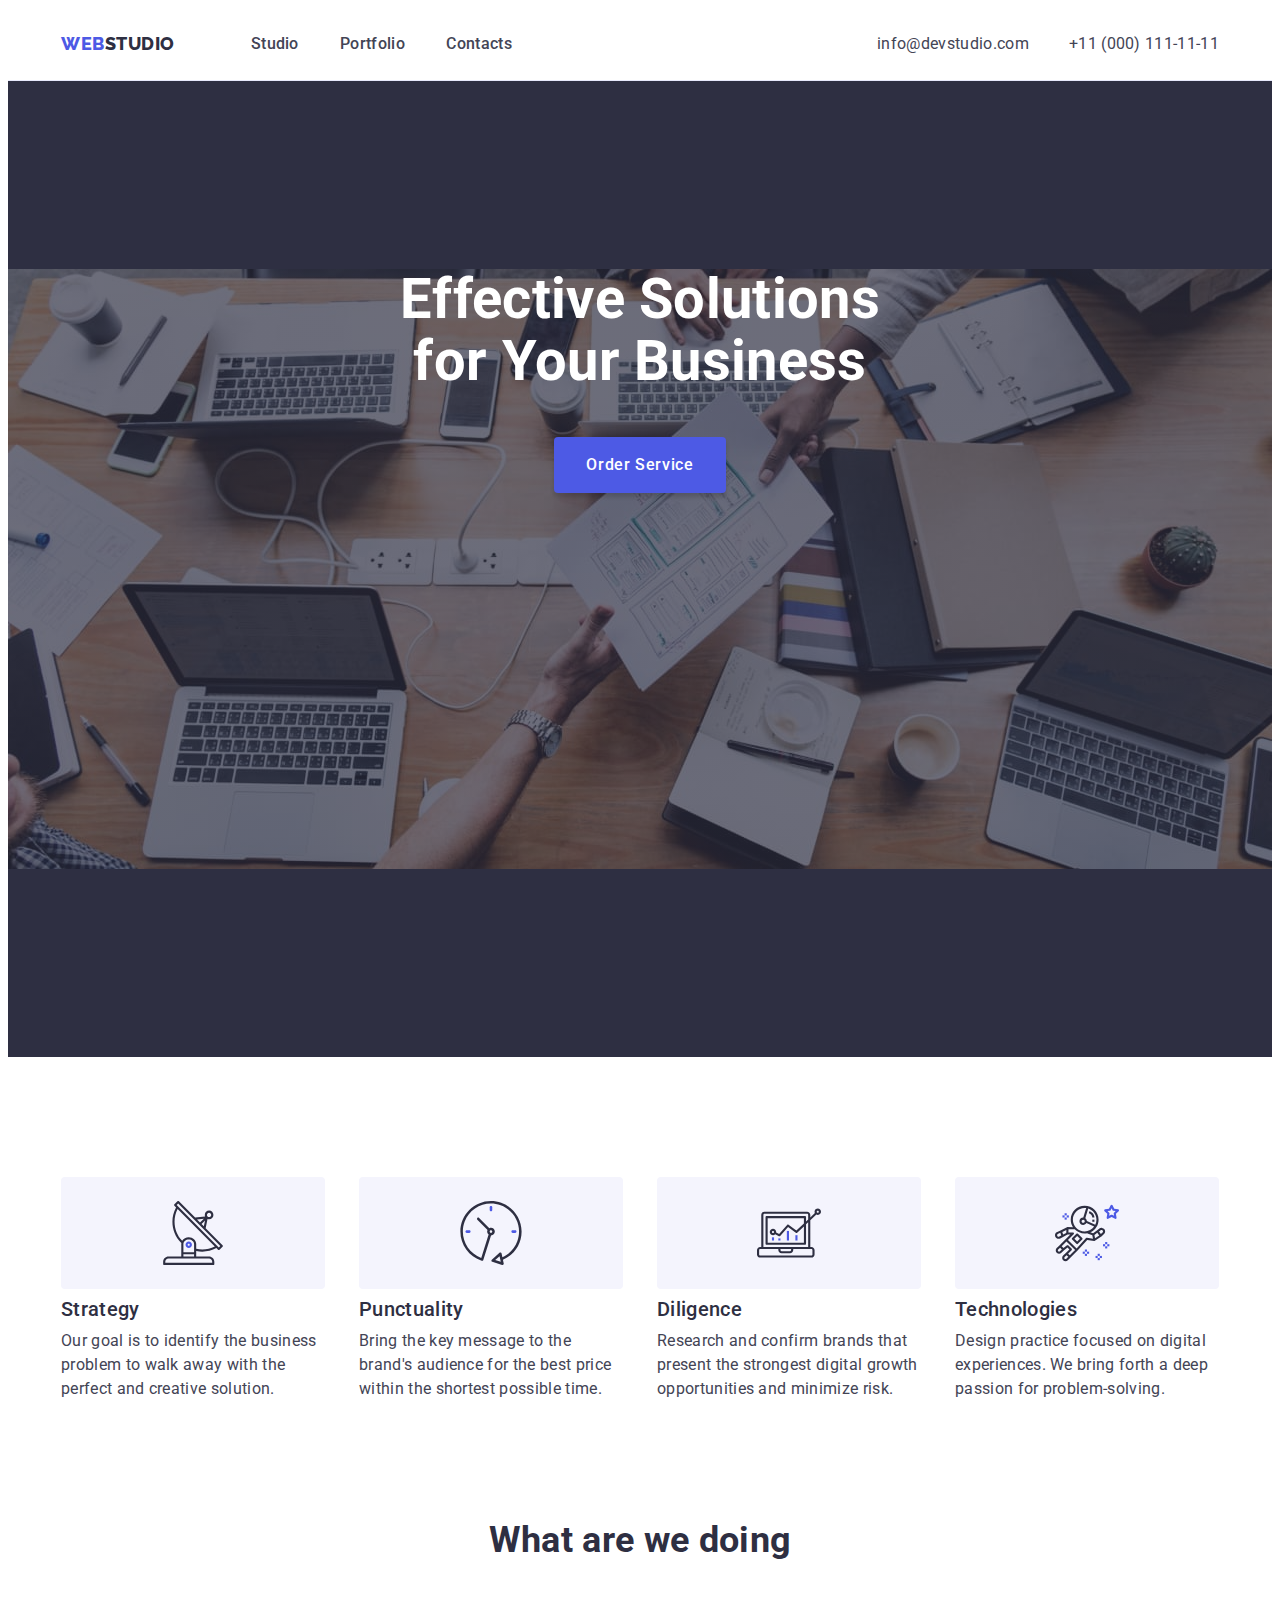
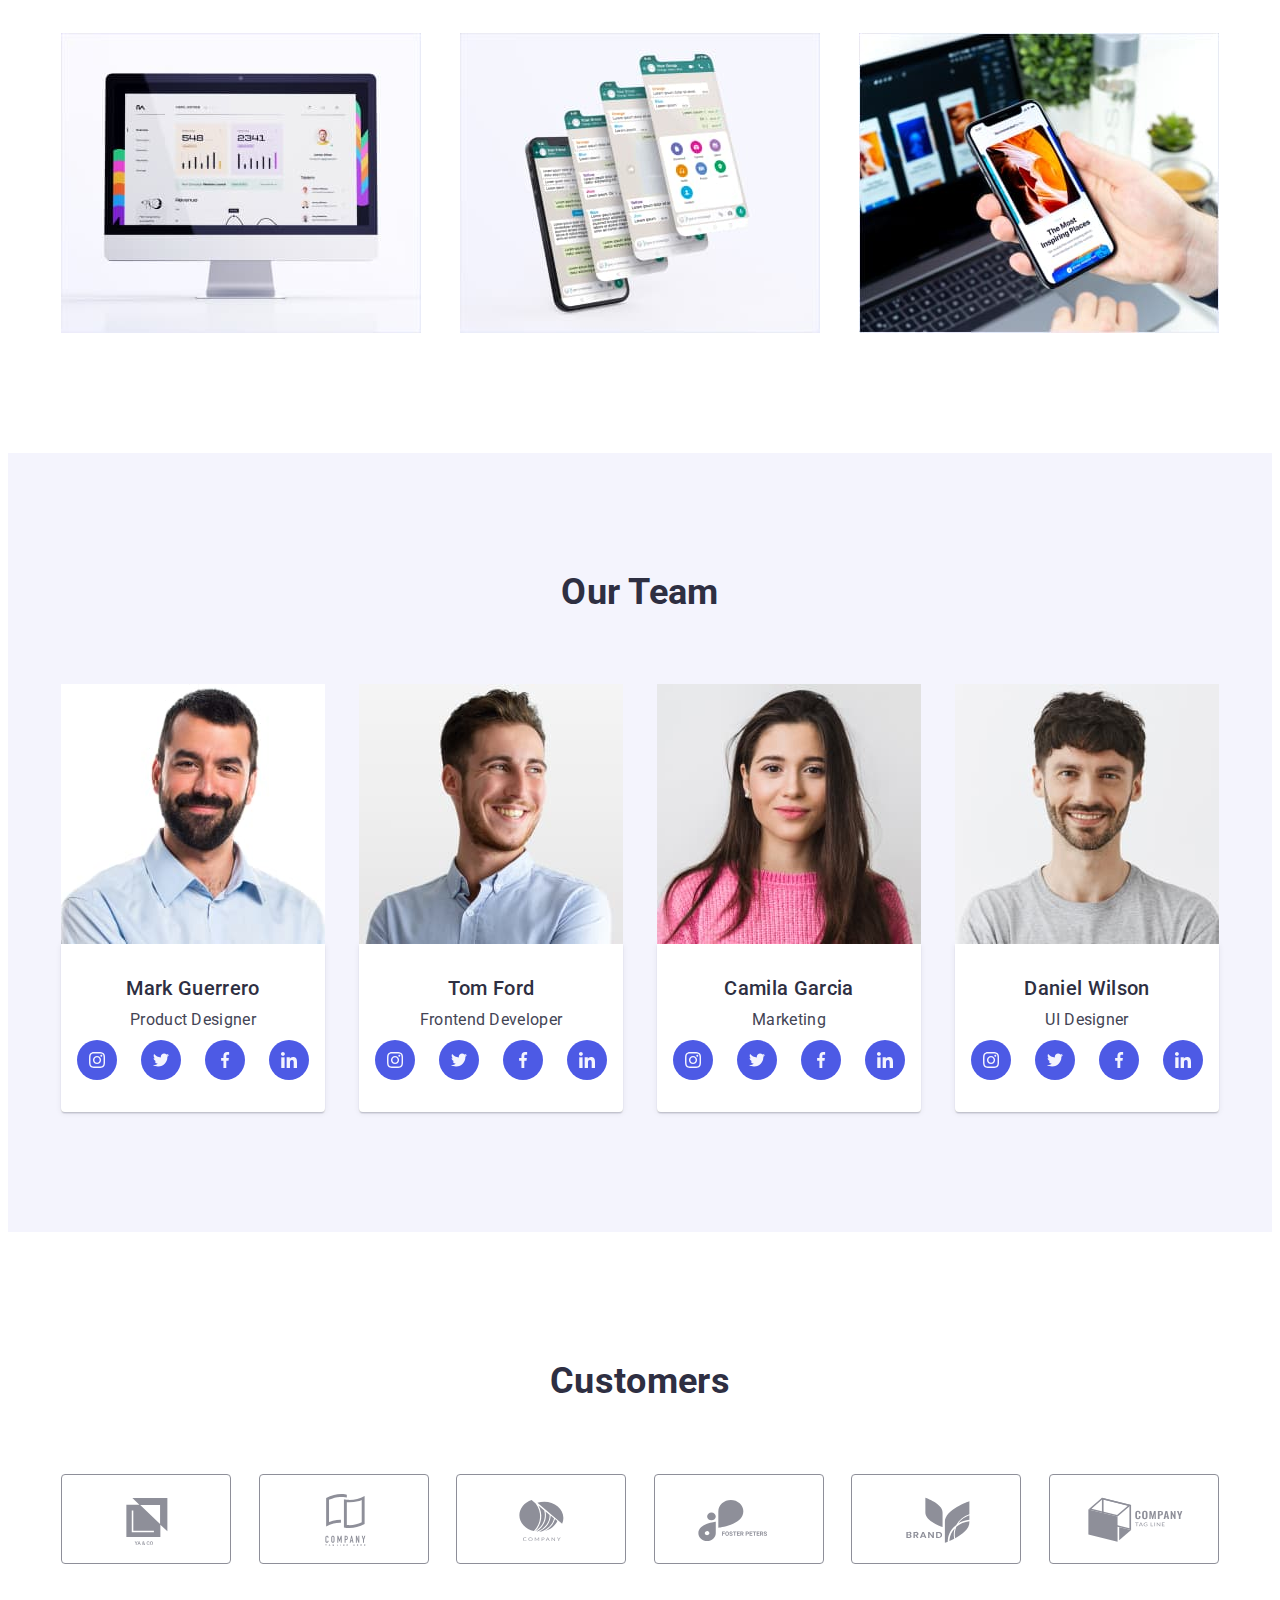
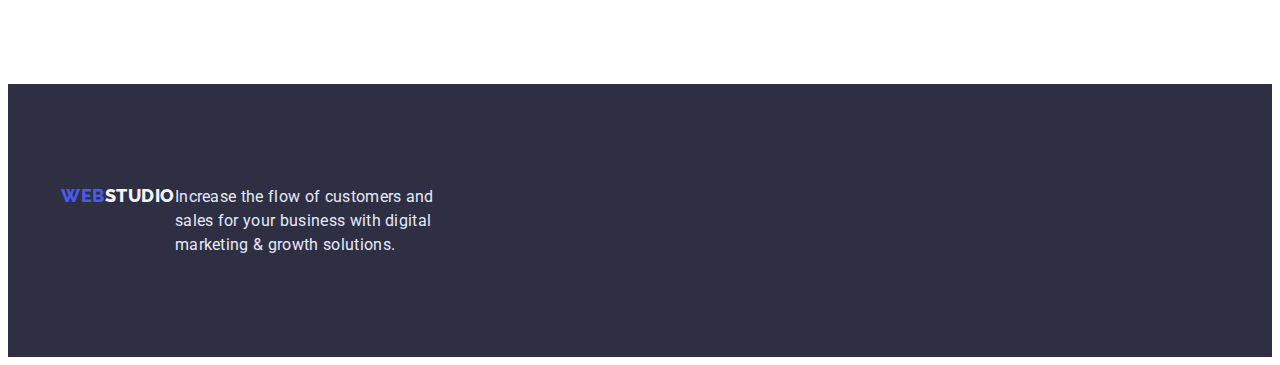
<file: index.html>
<!DOCTYPE html>
<html lang="en">
  <head>
    <meta charset="UTF-8" />
    <meta http-equiv="X-UA-Compatible" content="IE=edge" />
    <meta name="viewport" content="width=device-width, initial-scale=1.0" />
    <title>WebStudio</title>
    <link rel="preconnect" href="https://fonts.googleapis.com" />
    <link rel="preconnect" href="https://fonts.gstatic.com" crossorigin />
    <link
      href="https://fonts.googleapis.com/css2?family=Raleway:wght@800&family=Roboto:wght@400;500;700;900&display=swap"
      rel="stylesheet"
    />
    <link
      rel="stylesheet"
      href="https://cdnjs.cloudflare.com/ajax/libs/modern-normalize/1.1.0/modern-normalize.min.css"
      integrity="sha512-wpPYUAdjBVSE4KJnH1VR1HeZfpl1ub8YT/NKx4PuQ5NmX2tKuGu6U/JRp5y+Y8XG2tV+wKQpNHVUX03MfMFn9Q=="
      crossorigin="anonymous"
      referrerpolicy="no-referrer"
    />
    <link rel="stylesheet" href="./css/styles.css" />
  </head>

  <body>
    <!-- HEADER -->
    <header class="header">
      <div class="container header-container">
        <nav class="header-nav">
          <a href="./index.html" class="header-logo logo"
            >WEB<span class="header-logo-studio">STUDIO</span></a
          >

          <ul class="header-list list">
            <li class="header-item item">
              <a href="./index.html" class="header-link link">Studio</a>
            </li>

            <li class="header-item item">
              <a href="./portfolio.html" class="header-link link">Portfolio</a>
            </li>

            <li class="header-item item">
              <a href="" class="header-link link">Contacts</a>
            </li>
          </ul>
        </nav>

        <address class="header-address address">
          <ul class="header-address-list list">
            <li class="header-address-item item">
              <a
                href="mailto:info@devstudio.com"
                class="header-address-link mail link"
                >info@devstudio.com</a
              >
            </li>

            <li class="header-address-item item">
              <a href="tel:+110001111111" class="header-address-link tel link"
                >+11 (000) 111-11-11</a
              >
            </li>
          </ul>
        </address>
      </div>
    </header>

    <main>
      <!-- HERO -->
      <section class="hero">
        <div class="hero-container container">
          <h1 class="hero-title">Effective Solutions for Your Business</h1>

          <button type="button" class="hero-button button">
            Order Service
          </button>
        </div>
      </section>

      <!-- ADVENTAGES -->
      <section class="section-adventages">
        <div class="adventages-container container">
          <h2 class="visually-hidden">Our advantages</h2>

          <ul class="section-adventages-list list">
            <li class="section-adventages-item item icon-antenna">
              <div class="section-adventages-icon-box">
                <svg class="adventages-icon" width="64px" height="64px">
                  <use href="./images/symbol-defs.svg#icon-antenna"></use>
                </svg>
              </div>
              <h3 class="section-adventages-item-title item-title">Strategy</h3>
              <p class="section-adventages-item-text item-text">
                Our goal is to identify the business problem to walk away with
                the perfect and creative solution.
              </p>
            </li>

            <li class="section-adventages-item item icon-clock">
              <div class="section-adventages-icon-box">
                <svg class="adventages-icon" width="64px" height="64px">
                  <use href="./images/symbol-defs.svg#icon-clock"></use>
                </svg>
              </div>
              <h3 class="section-adventages-item-title item-title">
                Punctuality
              </h3>
              <p class="section-adventages-list-item-text item-text">
                Bring the key message to the brand's audience for the best price
                within the shortest possible time.
              </p>
            </li>

            <li class="section-adventages-item item icon-laptop">
              <div class="section-adventages-icon-box">
                <svg class="adventages-icon" width="64px" height="64px">
                  <use href="./images/symbol-defs.svg#icon-diagram"></use>
                </svg>
              </div>
              <h3 class="section-adventages-item-title item-title">
                Diligence
              </h3>
              <p class="section-adventages-item-text item-text">
                Research and confirm brands that present the strongest digital
                growth opportunities and minimize risk.
              </p>
            </li>

            <li class="section-adventages-item item icon-astronaut">
              <div class="section-adventages-icon-box">
                <svg class="adventages-icon" width="64px" height="64px">
                  <use href="./images/symbol-defs.svg#icon-astronaut"></use>
                </svg>
              </div>
              <h3 class="section-adventages-item-title item-title">
                Technologies
              </h3>
              <p class="section-adventages-item-text item-text">
                Design practice focused on digital experiences. We bring forth a
                deep passion for problem-solving.
              </p>
            </li>
          </ul>
        </div>
      </section>

      <!-- PROJECTS -->
      <section class="section-projects">
        <div class="projects-container container">
          <h2 class="section-projects-title section-title">
            What are we doing
          </h2>

          <ul class="section-projects-list list">
            <li class="section-projects-item item">
              <img
                src="./images/monitore.jpg"
                alt="monitore with graphics"
                width="360"
              />
            </li>

            <li class="section-projects-item item">
              <img
                src="./images/4displays.jpg"
                alt="cellphone with 4 displays"
                width="360"
              />
            </li>

            <li class="section-projects-item item">
              <img src="./images/cellphone.jpg" alt="cellphone" width="360" />
            </li>
          </ul>
        </div>
      </section>

      <!-- TEAM -->
      <section class="section-team">
        <div class="team-container container">
          <h2 class="section-team-title section-title">Our Team</h2>

          <ul class="section-team-list list">
            <li class="section-team-item item">
              <img src="./images/mark.jpg" alt="photo mark" width="264" />
              <div class="team-item-content-container">
                <h3 class="section-team-item-title item-title">
                  Mark Guerrero
                </h3>
                <p class="section-team-item-text item-text">Product Designer</p>
                <ul class="section-team-icon-list list">
                  <li class="section-team-icon-item item">
                    <a href="#" class="section-team-icon-link">
                      <svg
                        class="section-team-item-icon"
                        width="16px"
                        height="16px"
                      >
                        <use
                          href="./images/symbol-defs.svg#icon-instagram"
                        ></use>
                      </svg>
                    </a>
                  </li>

                  <li class="section-team-icon-item">
                    <a href="#" class="section-team-icon-link">
                      <svg
                        class="section-team-item-icon"
                        width="16px"
                        height="16px"
                      >
                        <use href="./images/symbol-defs.svg#icon-twitter"></use>
                      </svg>
                    </a>
                  </li>

                  <li class="section-team-icon-item">
                    <a href="#" class="section-team-icon-link">
                      <svg
                        class="section-team-item-icon"
                        width="16px"
                        height="16px"
                      >
                        <use
                          href="./images/symbol-defs.svg#icon-facebook"
                        ></use>
                      </svg>
                    </a>
                  </li>

                  <li class="section-team-icon-item">
                    <a href="#" class="section-team-icon-link">
                      <svg
                        class="section-team-item-icon"
                        width="16px"
                        height="16px"
                      >
                        <use
                          href="./images/symbol-defs.svg#icon-linkedin"
                        ></use>
                      </svg>
                    </a>
                  </li>
                </ul>
              </div>
            </li>

            <li class="section-team-item item">
              <img src="./images/tom.jpg" alt="photo tom" width="264" />
              <div class="team-item-content-container">
                <h3 class="section-team-item-title item-title">Tom Ford</h3>
                <p class="section-team-item-text item-text">
                  Frontend Developer
                </p>
                <ul class="section-team-icon-list list">
                  <li class="section-team-icon-item item">
                    <a href="#" class="section-team-icon-link">
                      <svg
                        class="section-team-item-icon"
                        width="16px"
                        height="16px"
                      >
                        <use
                          href="./images/symbol-defs.svg#icon-instagram"
                        ></use>
                      </svg>
                    </a>
                  </li>

                  <li class="section-team-icon-item">
                    <a href="#" class="section-team-icon-link">
                      <svg
                        class="section-team-item-icon"
                        width="16px"
                        height="16px"
                      >
                        <use href="./images/symbol-defs.svg#icon-twitter"></use>
                      </svg>
                    </a>
                  </li>

                  <li class="section-team-icon-item">
                    <a href="#" class="section-team-icon-link">
                      <svg
                        class="section-team-item-icon"
                        width="16px"
                        height="16px"
                      >
                        <use
                          href="./images/symbol-defs.svg#icon-facebook"
                        ></use>
                      </svg>
                    </a>
                  </li>

                  <li class="section-team-icon-item">
                    <a href="#" class="section-team-icon-link">
                      <svg
                        class="section-team-item-icon"
                        width="16px"
                        height="16px"
                      >
                        <use
                          href="./images/symbol-defs.svg#icon-linkedin"
                        ></use>
                      </svg>
                    </a>
                  </li>
                </ul>
              </div>
            </li>

            <li class="section-team-item item">
              <img src="./images/camila.jpg" alt="photo camila" width="264" />
              <div class="team-item-content-container">
                <h3 class="section-team-item-title item-title">
                  Camila Garcia
                </h3>
                <p class="section-team-item-text item-text">Marketing</p>
                <ul class="section-team-icon-list list">
                  <li class="section-team-icon-item item">
                    <a href="#" class="section-team-icon-link">
                      <svg
                        class="section-team-item-icon"
                        width="16px"
                        height="16px"
                      >
                        <use
                          href="./images/symbol-defs.svg#icon-instagram"
                        ></use>
                      </svg>
                    </a>
                  </li>

                  <li class="section-team-icon-item">
                    <a href="#" class="section-team-icon-link">
                      <svg
                        class="section-team-item-icon"
                        width="16px"
                        height="16px"
                      >
                        <use href="./images/symbol-defs.svg#icon-twitter"></use>
                      </svg>
                    </a>
                  </li>

                  <li class="section-team-icon-item">
                    <a href="#" class="section-team-icon-link">
                      <svg
                        class="section-team-item-icon"
                        width="16px"
                        height="16px"
                      >
                        <use
                          href="./images/symbol-defs.svg#icon-facebook"
                        ></use>
                      </svg>
                    </a>
                  </li>

                  <li class="section-team-icon-item">
                    <a href="#" class="section-team-icon-link">
                      <svg
                        class="section-team-item-icon"
                        width="16px"
                        height="16px"
                      >
                        <use
                          href="./images/symbol-defs.svg#icon-linkedin"
                        ></use>
                      </svg>
                    </a>
                  </li>
                </ul>
              </div>
            </li>

            <li class="section-team-item item">
              <img src="./images/daniel.jpg" alt="photo daniel" width="264" />
              <div class="team-item-content-container">
                <h3 class="section-team-item-title item-title">
                  Daniel Wilson
                </h3>
                <p class="section-team-item-text item-text">UI Designer</p>
                <ul class="section-team-icon-list list">
                  <li class="section-team-icon-item item">
                    <a href="#" class="section-team-icon-link">
                      <svg
                        class="section-team-item-icon"
                        width="16px"
                        height="16px"
                      >
                        <use
                          href="./images/symbol-defs.svg#icon-instagram"
                        ></use>
                      </svg>
                    </a>
                  </li>

                  <li class="section-team-icon-item">
                    <a href="#" class="section-team-icon-link">
                      <svg
                        class="section-team-item-icon"
                        width="16px"
                        height="16px"
                      >
                        <use href="./images/symbol-defs.svg#icon-twitter"></use>
                      </svg>
                    </a>
                  </li>

                  <li class="section-team-icon-item">
                    <a href="#" class="section-team-icon-link">
                      <svg
                        class="section-team-item-icon"
                        width="16px"
                        height="16px"
                      >
                        <use
                          href="./images/symbol-defs.svg#icon-facebook"
                        ></use>
                      </svg>
                    </a>
                  </li>

                  <li class="section-team-icon-item">
                    <a href="#" class="section-team-icon-link">
                      <svg
                        class="section-team-item-icon"
                        width="16px"
                        height="16px"
                      >
                        <use
                          href="./images/symbol-defs.svg#icon-linkedin"
                        ></use>
                      </svg>
                    </a>
                  </li>
                </ul>
              </div>
            </li>
          </ul>
        </div>
      </section>
    </main>

    <!-- CUSTOMERS -->
    <section class="section-customers section">
      <div class="customers-containter container">
        <h2 class="section-customers-title section-title">Customers</h2>

        <ul class="section-customers-list list">
          <li class="section-customers-item">
            <a href="#" class="section-customers-link">
              <svg class="section-customers-icon" width="104" height="56">
                <use href="./images/symbol-defs.svg#icon-Logo1"></use>
              </svg>
            </a>
          </li>

          <li class="section-customers-item">
            <a href="#" class="section-customers-link">
              <svg class="section-customers-icon" width="104" height="56">
                <use href="./images/symbol-defs.svg#icon-Logo2"></use>
              </svg>
            </a>
          </li>

          <li class="section-customers-item">
            <a href="#" class="section-customers-link">
              <svg class="section-customers-icon" width="104" height="56">
                <use href="./images/symbol-defs.svg#icon-Logo3"></use>
              </svg>
            </a>
          </li>

          <li class="section-customers-item">
            <a href="#" class="section-customers-link">
              <svg class="section-customers-icon" width="104" height="56">
                <use href="./images/symbol-defs.svg#icon-Logo4"></use>
              </svg>
            </a>
          </li>

          <li class="section-customers-item">
            <a href="#" class="section-customers-link">
              <svg class="section-customers-icon" width="104" height="56">
                <use href="./images/symbol-defs.svg#icon-Logo5"></use>
              </svg>
            </a>
          </li>

          <li class="section-customers-item">
            <a href="#" class="section-customers-link">
              <svg class="section-customers-icon" width="104" height="56">
                <use href="./images/symbol-defs.svg#icon-Logo6"></use>
              </svg>
            </a>
          </li>
        </ul>
      </div>
    </section>

    <!-- FOOTER -->
    <footer class="footer">
      <div class="footer-container container">
        <a href="./index.html" class="footer-logo logo"
          >WEB<span class="footer-logo-studio">STUDIO</span></a
        >

        <p class="footer-text text">
          Increase the flow of customers and sales for your business with
          digital marketing & growth solutions.
        </p>
      </div>
    </footer>
  </body>
</html>
</file>
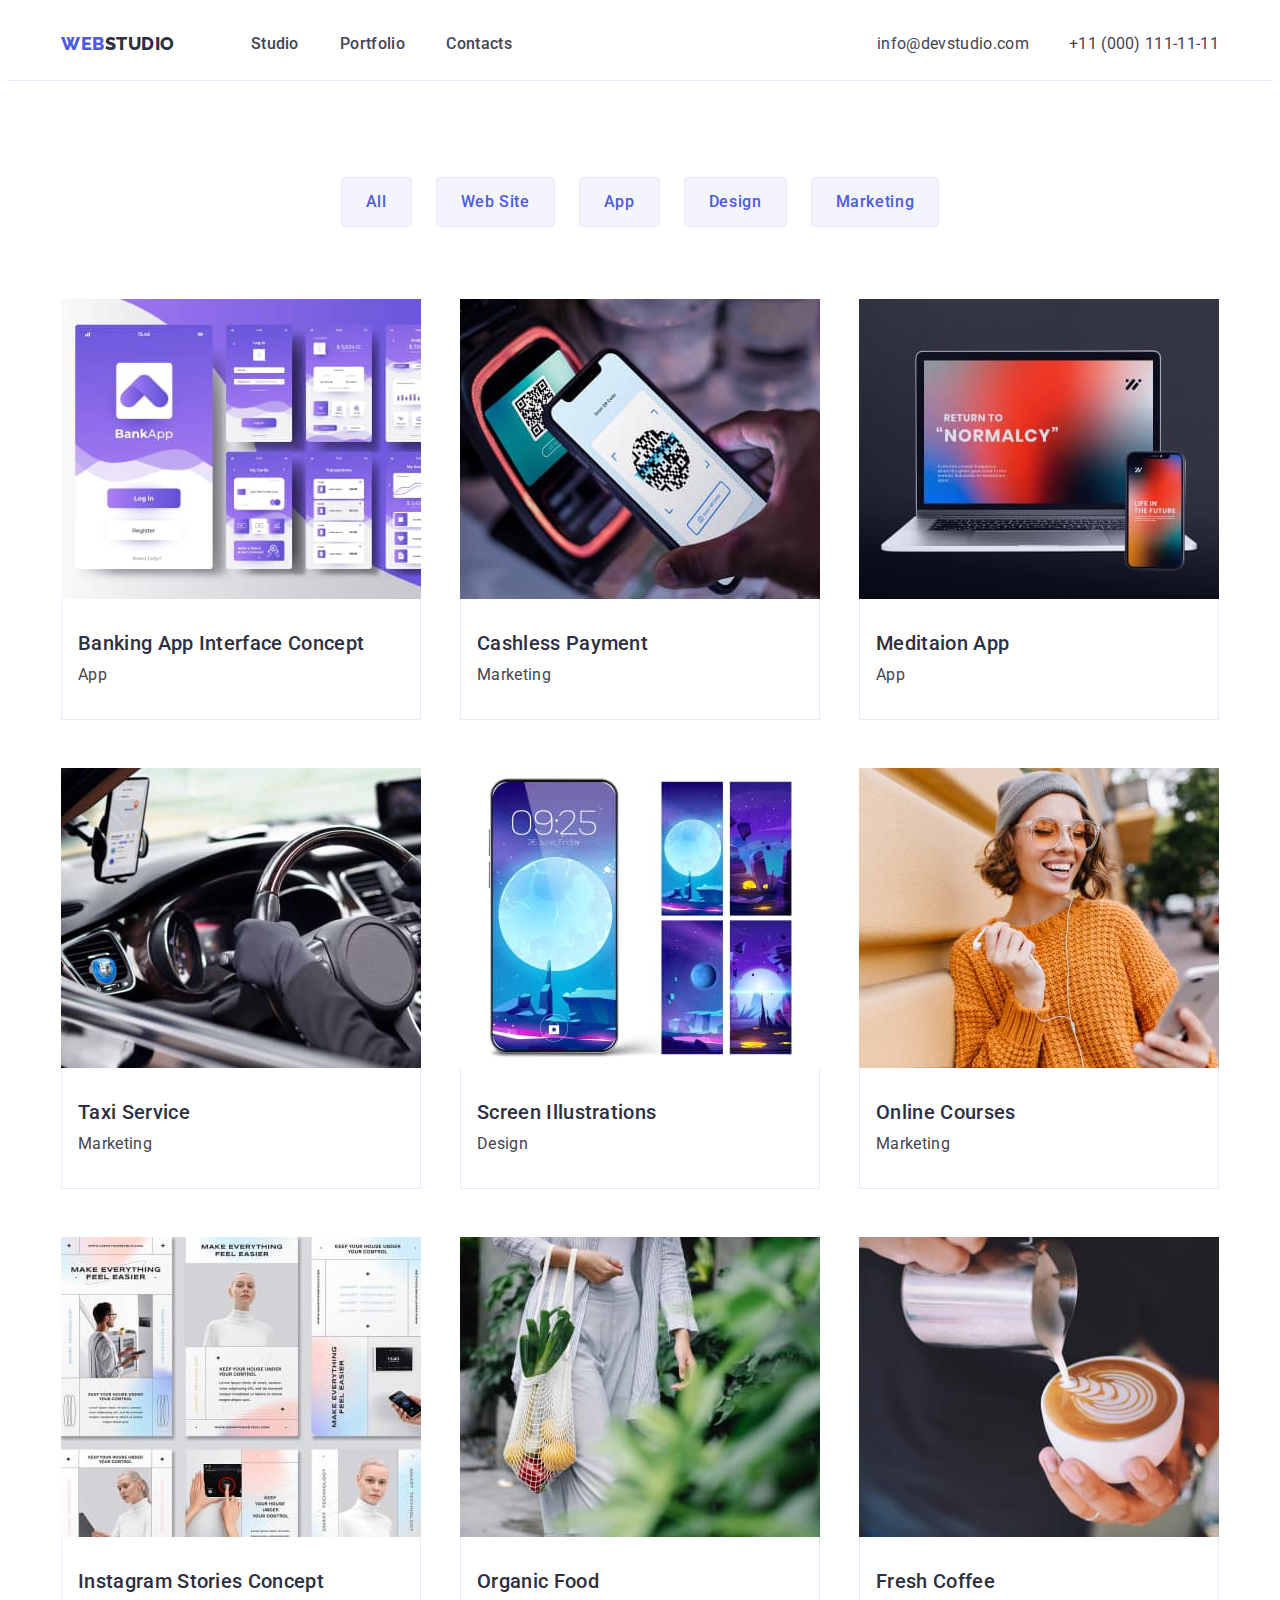
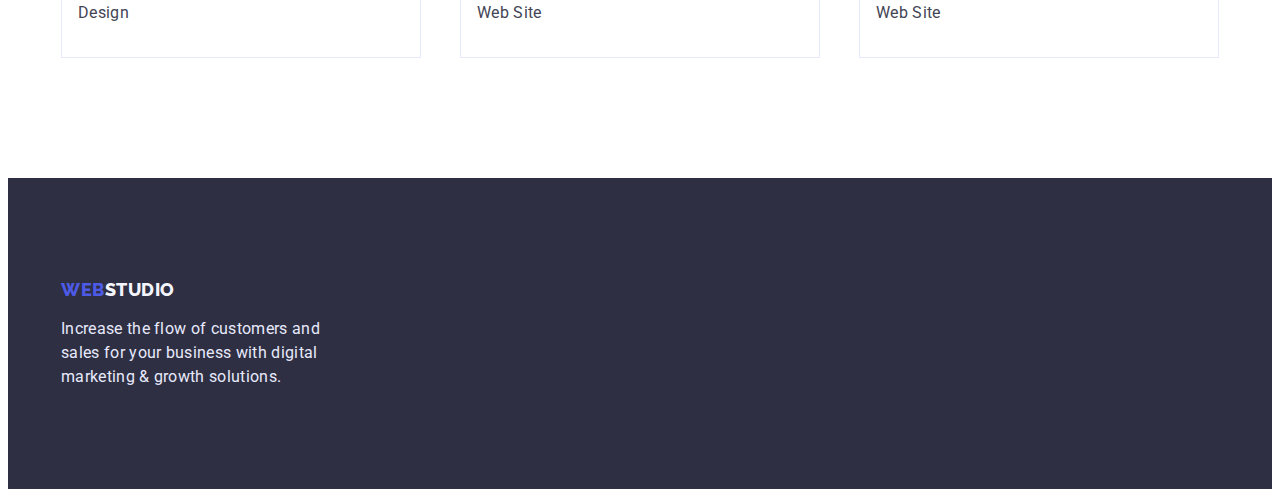
<file: portfolio.html>
<!DOCTYPE html>
<html lang="en">
  <head>
    <meta charset="UTF-8" />
    <meta http-equiv="X-UA-Compatible" content="IE=edge" />
    <meta name="viewport" content="width=device-width, initial-scale=1.0" />
    <title>WebStudio</title>
    <link rel="preconnect" href="https://fonts.googleapis.com" />
    <link rel="preconnect" href="https://fonts.gstatic.com" crossorigin />
    <link
      href="https://fonts.googleapis.com/css2?family=Raleway:wght@800&family=Roboto:wght@400;500;700;900&display=swap"
      rel="stylesheet"
    />
    <link
      rel="stylesheet"
      href="https://cdnjs.cloudflare.com/ajax/libs/modern-normalize/1.1.0/modern-normalize.min.css"
      integrity="sha512-wpPYUAdjBVSE4KJnH1VR1HeZfpl1ub8YT/NKx4PuQ5NmX2tKuGu6U/JRp5y+Y8XG2tV+wKQpNHVUX03MfMFn9Q=="
      crossorigin="anonymous"
      referrerpolicy="no-referrer"
    />
    <link rel="stylesheet" href="./css/styles.css" />
  </head>

  <body>
    <!-- HEADER -->
    <header class="header">
      <div class="container header-container">
        <nav class="header-nav">
          <a href="./index.html" class="header-logo logo"
            >WEB<span class="header-logo-studio">STUDIO</span></a
          >
          <ul class="header-list list">
            <li class="header-item item">
              <a href="./index.html" class="header-link link">Studio</a>
            </li>
            <li class="header-item item">
              <a href="./portfolio.html" class="header-link link">Portfolio</a>
            </li>
            <li class="header-item item">
              <a href="" class="header-link link">Contacts</a>
            </li>
          </ul>
        </nav>
        <address class="header-address address">
          <ul class="header-address-list list">
            <li class="header-address-item item">
              <a
                href="mailto:info@devstudio.com"
                class="header-address-link mail link"
                >info@devstudio.com</a
              >
            </li>
            <li class="header-address-item item">
              <a href="tel:+110001111111" class="header-address-link tel link"
                >+11 (000) 111-11-11</a
              >
            </li>
          </ul>
        </address>
      </div>
    </header>
    <main>
      <!-- BUTTONS -->
      <section class="portfolio">
        <div class="portfolio-contaner container">
          <h1 class="visually-hidden">Filter</h1>
          <ul class="portfolio-buttons-list list">
            <li class="portfolio-buttons-item item">
              <button type="button" class="portfolio-button button">All</button>
            </li>
            <li class="portfolio-buttons-item item">
              <button type="button" class="portfolio-button button">
                Web Site
              </button>
            </li>
            <li class="portfolio-buttons-item item">
              <button type="button" class="portfolio-button button">App</button>
            </li>
            <li class="portfolio-buttons-item item">
              <button type="button" class="portfolio-button button">
                Design
              </button>
            </li>
            <li class="portfolio-buttons-item item">
              <button type="button" class="portfolio-button button">
                Marketing
              </button>
            </li>
          </ul>

          <!-- CARDS PORTFOLIO -->

          <ul class="portfolio-cards-list list">
            <li class="portfolio-cards-item item">
              <a href="#" class="portfolio-link link">
                <img
                  class="card"
                  src="./images/banking-app.jpg"
                  alt="screenshots of banking application"
                  width="360"
                />
                <div class="cards-content-container">
                  <h2 class="portfolio-cards-item-title item-title">
                    Banking App Interface Concept
                  </h2>
                  <p class="portfolio-cards-item-text item-text">App</p>
                </div>
              </a>
            </li>
            <li class="portfolio-cards-item item">
              <a href="#" class="portfolio-link link"
                ><img
                  class="card"
                  src="./images/payment.jpg"
                  alt="payment with a cellphone"
                  width="360"
                />
                <div class="cards-content-container">
                  <h2 class="portfolio-cards-item-title item-title">
                    Cashless Payment
                  </h2>
                  <p class="portfolio-cards-item-text item-text">Marketing</p>
                </div></a
              >
            </li>
            <li class="portfolio-cards-item item">
              <a href="#" class="portfolio-link link"
                ><img
                  class="card"
                  src="./images/meditation.jpg"
                  alt="laptop and cellphone with the meditation app on displays"
                  width="360"
                />
                <div class="cards-content-container">
                  <h2 class="portfolio-cards-item-title item-title">
                    Meditaion App
                  </h2>
                  <p class="portfolio-cards-item-text item-text">App</p>
                </div></a
              >
            </li>
            <li class="portfolio-cards-item item">
              <a href="#" class="portfolio-link link"
                ><img
                  class="card"
                  src="./images/taxi.jpg"
                  alt="driver in the car"
                  width="360"
                />
                <div class="cards-content-container">
                  <h2 class="portfolio-cards-item-title item-title">
                    Taxi Service
                  </h2>
                  <p class="portfolio-cards-item-text item-text">Marketing</p>
                </div></a
              >
            </li>
            <li class="portfolio-cards-item item">
              <a href="#" class="portfolio-link link"
                ><img
                  class="card"
                  src="./images/illustration.jpg"
                  alt="illustrations for the cellphone display"
                  width="360"
                />
                <div class="cards-content-container">
                  <h2 class="portfolio-cards-item-title item-title">
                    Screen Illustrations
                  </h2>
                  <p class="portfolio-cards-item-text item-text">Design</p>
                </div></a
              >
            </li>
            <li class="portfolio-cards-item item">
              <a href="#" class="portfolio-link link"
                ><img
                  class="card"
                  src="./images/online-courses.jpg"
                  alt="the lady is looking on the cellphone and smiling"
                  width="360"
                />
                <div class="cards-content-container">
                  <h2 class="portfolio-cards-item-title item-title">
                    Online Courses
                  </h2>
                  <p class="portfolio-cards-item-text item-text">Marketing</p>
                </div></a
              >
            </li>
            <li class="portfolio-cards-item item">
              <a href="#" class="portfolio-link link"
                ><img
                  class="card"
                  src="./images/insta.jpg"
                  alt="screenshots of white hair ladys instagram"
                  width="360"
                />
                <div class="cards-content-container">
                  <h2 class="portfolio-cards-item-title item-title">
                    Instagram Stories Concept
                  </h2>
                  <p class="portfolio-cards-item-text item-text">Design</p>
                </div></a
              >
            </li>
            <li class="portfolio-cards-item item">
              <a href="#" class="portfolio-link link"
                ><img
                  class="card"
                  src="./images/organic-food.jpg"
                  alt="the walking person with a bag with fruits"
                  width="360"
                />
                <div class="cards-content-container">
                  <h2 class="portfolio-cards-item-title item-title">
                    Organic Food
                  </h2>
                  <p class="portfolio-cards-item-text item-text">Web Site</p>
                </div></a
              >
            </li>
            <li class="portfolio-cards-item item">
              <a href="#" class="portfolio-link link"
                ><img
                  class="card"
                  src="./images/coffee.jpg"
                  alt="barista is making coffee"
                  width="360"
                />
                <div class="cards-content-container">
                  <h2 class="portfolio-cards-item-title item-title">
                    Fresh Coffee
                  </h2>
                  <p class="portfolio-cards-item-text item-text">Web Site</p>
                </div></a
              >
            </li>
          </ul>
        </div>
      </section>
    </main>
    <!-- FOOTER -->
    <footer class="footer">
      <div class="container">
        <a href="./index.html" class="footer-logo logo"
          >WEB<span class="footer-logo-studio">STUDIO</span></a
        >
        <p class="footer-text text">
          Increase the flow of customers and sales for your business with
          digital marketing & growth solutions.
        </p>
      </div>
    </footer>
  </body>
</html>
</file>
<file: css/styles.css>
:root {
  --main-bgr-color: #ffffff;
  --main-text-color: #434455;
  --main-page-section-title-color: #2e2f42;

  --logo-main-color: #4d5ae5;
  --header-logo-studio-color: #2e2f42;
  --header-link-color: #434455;
  --header-link-hover-focus-color: #4d5ae5;

  --hero-bgr-color: #2e2f42;
  --hero-title-color: #ffffff;
  --hero-btn-content-color: #ffffff;
  --hero-btn-bgr-color: #4d5ae5;
  --hero-btn-bgr-color-hover-focus: #404bbf;
  --hero-btn-box-shadow: 0px 4px 4px rgba(0, 0, 0, 0.15);
  --hero-lineral-gradient: linear-gradient(
    to right,
    rgba(46, 47, 66, 0.7),
    rgba(46, 47, 66, 0.7)
  );

  --adventages-icon-bgr-color: #f4f4fd;

  --item-title-color: #2e2f42;

  --section-team-bgr-color: #f4f4fd;
  --team-item-box-shadow: 0px 1px 6px rgba(46, 47, 66, 0.08),
    0px 1px 1px rgba(46, 47, 66, 0.16), 0px 2px 1px rgba(46, 47, 66, 0.08);
  --team-item-bgr-color: #ffffff;
  --team-icon-bgr-color: #4d5ae5;
  --team-icon-bgr-hover-color: #404bbf;

  --footer-bgr-color: #2e2f42;
  --footer-logo-studio-color: #f4f4fd;
  --footer-subtitle-color: #e7e9fc;
  --footer-icon-bgr-color: rgba(255, 255, 255, 0.1);
  --footer-icon-bgr-hover-focus: #31d0aa;

  --portfolio-btn-bgr-color-normal: #f4f4fd;
  --portfolio-btn-border: #e7e9fc;
  --portfolio-btn-bgr-color-hover-focus: #404bbf;
  --portfolio-btn-content-color: #4d5ae5;
  --portfolio-btn-content-color-hover-focus: #ffffff;
  --portfolio-cards-border-color: #e7e9fc;
  --portfolio-cards-border-hover-color: #f4f4fd;
  --portfolio-btn-hover-shadow: 0px 3px 1px rgba(0, 0, 0, 0.1),
    0px 2px 1px rgba(0, 0, 0, 0.08), 0px 2px 2px rgba(0, 0, 0, 0.12);
  --portfolio-link-box-shadow: 0px 1px 6px rgba(46, 47, 66, 0.08);
  --portfolio-link-box-hover-shadow: 0px 1px 6px rgba(46, 47, 66, 0.08),
    0px 1px 1px rgba(46, 47, 66, 0.16), 0px 2px 1px rgba(46, 47, 66, 0.08);

  --customers-item-link-color: #8e8f99;
  --customers-item-link-border-color: #8e8f99;
  --customers-item-link-hover-color: #404bbf;
}

img {
  display: block;
  max-width: 100%;
  height: auto;
}

.visually-hidden {
  position: absolute;
  width: 1px;
  height: 1px;
  margin: -1px;
  border: 0;
  padding: 0;
  white-space: nowrap;
  clip-path: inset(100%);
  clip: rect(0 0 0 0);
  overflow: hidden;
}

.container {
  margin-left: auto;
  margin-right: auto;
  width: 1158px;
  padding: 0 15px;
}

.list {
  list-style: none;
  margin: 0;
  padding: 0;
  display: flex;
  justify-content: space-between;
}

.link {
  text-decoration: none;
  color: inherit;
}

.button {
  cursor: pointer;
  font-family: inherit;
  border-radius: 4px;
  font-size: 16px;
  line-height: 1.5;
  font-weight: 500;
  letter-spacing: 0.04em;
}

.section-title {
  font-weight: 700;
  font-size: 36px;
  line-height: 1.1;
  color: var(--main-page-section-title-color);
}

.item {
  display: inline-block;
}

.item-title {
  font-weight: 500;
  font-size: 20px;
  line-height: 1.2;
  margin-top: 0;
  margin-bottom: 8px;
}
.item-text {
  margin-top: 0;
  margin-bottom: 0;
}

.section-title {
  margin: 0 auto 72px auto;
  text-align: center;
}

body {
  background-color: var(--main-bgr-color);
  color: var(--main-text-color);
  font-family: "Roboto", sans-serif;
  font-size: 16px;
  line-height: 1.5;
  letter-spacing: 0.02em;
}

/* --------------- HEADER --------------- */
.header {
  border-bottom: 1px solid var(--footer-subtitle-color);
}
.header-container {
  display: flex;
  justify-content: space-between;
}

.header-nav {
  display: flex;
  justify-content: space-between;
}

.logo {
  font-family: "Raleway", sans-serif;
  font-weight: 800;
  font-size: 18px;
  line-height: 1.3;
  text-decoration: none;
  letter-spacing: 0.03em;
  color: var(--logo-main-color);
}

.header-logo {
  padding: 24px 0;
  margin: 0 76px 0 0;
}

.header-logo-studio {
  color: var(--header-logo-studio-color);
}

.header-list {
  width: 261px;
}
.header-link {
  display: block;
  font-weight: 500;
  color: var(--header-link-color);
  padding: 24px 0;
}

.header-address-item {
  margin-right: 40px;
}

.header-address-item:last-child {
  margin-right: 0px;
}

.header-link:hover,
.header:link:focus {
  color: var(--header-link-hover-focus-color);
}

.header-address-link {
  display: block;
  padding: 24px 0;
  font-style: normal;
  color: var(--header-link-color);
}

.header-address-link:hover,
.header-address-link:focus {
  color: var(--header-link-hover-focus-color);
}

/* --------------- HERO --------------- */
.hero {
  margin: 0 auto;
  background: var(--hero-bgr-color);
  max-width: 1440px;
  height: 600px;
  padding-top: 188px;
  padding-bottom: 188px;
  background-image: var(--hero-lineral-gradient),
    url(../images/people-office.jpg);
  background-repeat: no-repeat;
  background-position: center;
}

.hero-title {
  margin-top: 0;
  margin-bottom: 48px;
  margin-left: auto;
  margin-right: auto;
  width: 494px;
  height: 120px;
  text-align: center;
  font-weight: 700;
  font-size: 56px;
  line-height: 1.1;
  color: var(--hero-title-color);
}

.hero-button {
  display: block;
  margin: 0 auto;
  text-align: center;
  padding: 16px 32px;
  border: none;
  background: var(--hero-btn-bgr-color);
  color: var(--hero-btn-content-color);
  box-shadow: var(--hero-btn-box-shadow);
}

.hero-button:hover,
.hero-button:focus {
  background: var(--hero-btn-bgr-color-hover-focus);
}

/* --------------- ADVANTAGES --------------- */
.section-adventages {
  padding-top: 120px;
  padding-bottom: 120px;
}

.section-adventages-item {
  width: 264px;
}

.section-adventages-icon-box {
  display: flex;
  justify-content: center;
  align-items: center;
  height: 112px;
  background-color: var(--adventages-icon-bgr-color);
  border-radius: 4px;
}

.section-adventages-item-title {
  margin-top: 8px;
  color: var(--main-page-section-title-color);
  margin-bottom: 8px;
}

/* --------------- PROJECTS --------------- */
.section-projects {
  padding-bottom: 120px;
}

/* --------------- TEAM --------------- */
.section-team {
  background-color: var(--section-team-bgr-color);
  padding-bottom: 120px;
  padding-top: 120px;
}

.team-container {
  text-align: center;
}

.team-item-content-container {
  padding-top: 32px;
  padding-bottom: 32px;
  box-shadow: var(--team-item-box-shadow);
  border-radius: 0px 0px 4px 4px;
}
.section-team-item {
  background-color: var(--team-item-bgr-color);
}

.section-team-item-title {
  color: var(--item-title-color);
}

.section-team-icon-list {
  display: flex;
  gap: 24px;
  justify-content: center;
  margin-top: 8px;
}

.section-team-icon-link {
  display: flex;
  justify-content: center;
  align-items: center;
  width: 40px;
  height: 40px;
  background-color: var(--team-icon-bgr-color);
  border-radius: 50%;
}

.section-team-icon-link:hover,
.section-team-icon-link:focus {
  background-color: var(--team-icon-bgr-hover-color);
}

/* --------------- CUSTOMERS --------------- */
.section-customers {
  padding-top: 130px;
  padding-bottom: 120px;
}

.section-customers-list {
  display: flex;
  gap: 24px;
}

.section-customers-link {
  display: flex;
  justify-content: center;
  align-items: center;
  width: 168px;
  height: 88px;
  color: var(--customers-item-link-color);
  border: 1px solid var(--customers-item-link-border-color);
  border-radius: 4px;
}

.section-customers-link:hover,
.section-customers-link:focus {
  color: var(--customers-item-link-hover-color);
  border-color: var(--customers-item-link-hover-color);
}

.section-customers-icon {
  fill: currentColor;
}

/* --------------- FOOTER --------------- */
.footer {
  background: var(--footer-bgr-color);
  padding-top: 100px;
  padding-bottom: 100px;
}

.footer-container {
  display: flex;
  align-items: baseline;
}

.footer-logo-text-box {
  display: inline-block;
  margin-right: 120px;
}

.footer-sotial-media-box {
  display: inline-block;
}

.footer-logo {
  margin-bottom: 16px;
  display: inline-block;
}

.footer-logo-studio {
  color: var(--footer-logo-studio-color);
  display: inline-block;
}

.footer-text {
  color: var(--footer-subtitle-color);
  width: 264px;
  margin: 0;
}

.footer-social-media-text {
  width: auto;
}

.footer-icon-list {
  display: flex;
  gap: 16px;
  margin-top: 16px;
}

.footer-icon-link {
  display: flex;
  justify-content: center;
  align-items: center;
  width: 40px;
  height: 40px;
  background-color: var(--footer-icon-bgr-color);
  border-radius: 50%;
}

.footer-icon-link:hover,
.footer-icon-link:focus {
  background-color: var(--footer-icon-bgr-hover-focus);
}

/* --------------- PORTFOLIO --------------- */
.portfolio {
  padding-top: 96px;
  padding-bottom: 120px;
}

.portfolio-buttons-list {
  display: flex;
  justify-content: center;
  margin-bottom: 72px;
}

.portfolio-buttons-item {
  margin-right: 24px;
}

.portfolio-buttons-item:last-child {
  margin-right: 0;
}

.portfolio-button {
  background-color: var(--portfolio-btn-bgr-color-normal);
  border: 1px solid var(--portfolio-btn-border);
  padding: 12px 24px;
  color: var(--portfolio-btn-content-color);
}

.portfolio-button:hover,
.portfolio-button:focus {
  background-color: var(--portfolio-btn-bgr-color-hover-focus);
  color: var(--portfolio-btn-content-color-hover-focus);
  box-shadow: var(--portfolio-btn-hover-shadow);
  border-color: transparent;
}

.portfolio-cards-list {
  display: flex;
  flex-wrap: wrap;
}

.portfolio-cards-item {
  margin-bottom: 48px;
  margin-right: 24px;
}

.portfolio-cards-item:nth-child(3n) {
  margin-right: 0;
}

.portfolio-cards-item:nth-last-child(-n + 3) {
  margin-bottom: 0;
}

.portfolio-cards-item-title {
  color: var(--item-title-color);
}

.cards-content-container {
  padding: 32px 16px;
  border: 1px solid var(--portfolio-cards-border-color);
  border-top: none;
}

.portfolio-link {
  display: block;
}

.portfolio-link:hover,
.portfolio-link:focus {
  box-shadow: var(--portfolio-link-box-hover-shadow);
}
</file>
